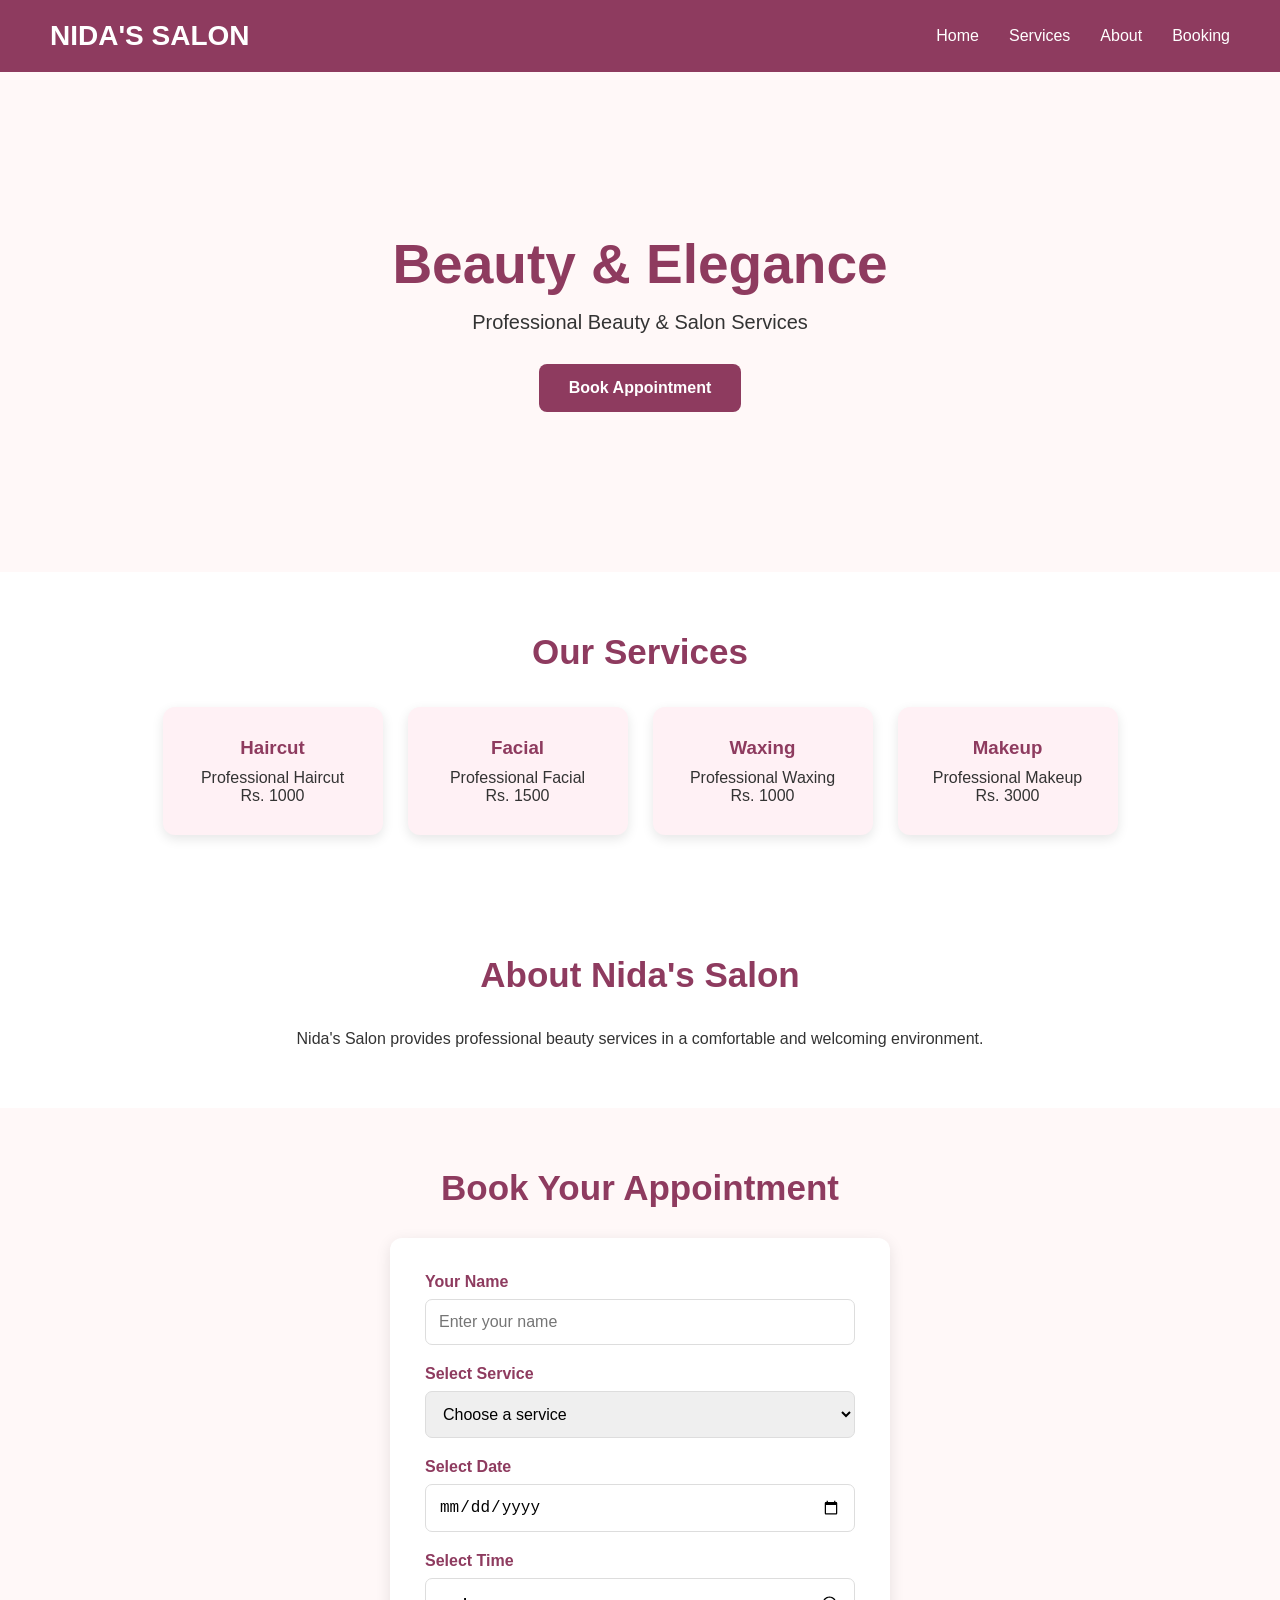
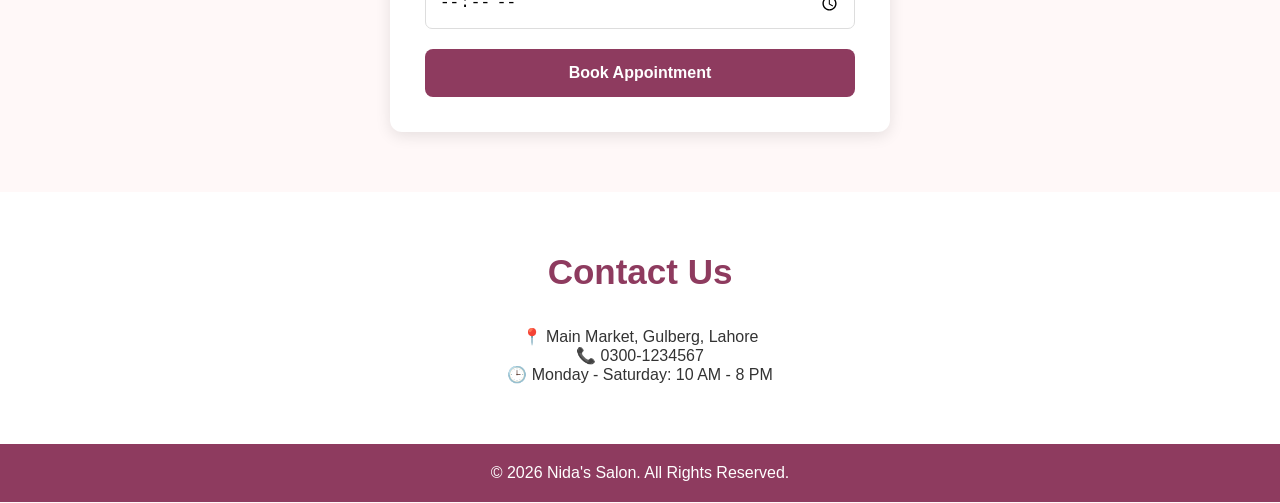
<file: index.html>
<!DOCTYPE html>
<html lang="en">

<head>
    <meta charset="UTF-8">
    <meta name="viewport" content="width=device-width, initial-scale=1.0">

    <title>Nida's Salon</title>

    <link rel="stylesheet" href="style.css">
</head>

<body>

    <!-- Navigation -->
    <nav>

        <div class="logo">
            NIDA'S SALON
        </div>

        <ul>
            <li><a href="#home">Home</a></li>
            <li><a href="#services">Services</a></li>
            <li><a href="#about">About</a></li>
            <li><a href="#booking">Booking</a></li>
        </ul>

    </nav>


    <!-- Home Section -->
    <section class="hero" id="home">

        <h1>Beauty & Elegance</h1>

        <p>
            Professional Beauty & Salon Services
        </p>

        <a href="#booking" class="btn">
            Book Appointment
        </a>

    </section>


    <!-- Services Section -->
    <section class="services" id="services">

        <h2>Our Services</h2>

        <div class="service-container">

            <div class="service-card">
                <h3>Haircut</h3>
                <p>Professional Haircut</p>
                <p>Rs. 1000</p>
            </div>


            <div class="service-card">
                <h3>Facial</h3>
                <p>Professional Facial</p>
                <p>Rs. 1500</p>
            </div>


            <div class="service-card">
                <h3>Waxing</h3>
                <p>Professional Waxing</p>
                <p>Rs. 1000</p>
            </div>


            <div class="service-card">
                <h3>Makeup</h3>
                <p>Professional Makeup</p>
                <p>Rs. 3000</p>
            </div>

        </div>

    </section>


    <!-- About Section -->
    <section class="services" id="about">

        <h2>About Nida's Salon</h2>

        <p>
            Nida's Salon provides professional beauty services
            in a comfortable and welcoming environment.
        </p>

    </section>


    <!-- Booking Section -->
    <section class="booking" id="booking">

        <h2>Book Your Appointment</h2>

        <form>

            <label for="name">
                Your Name
            </label>

            <input
                type="text"
                id="name"
                placeholder="Enter your name"
                required
            >


            <label for="service">
                Select Service
            </label>

            <select id="service" required>

                <option value="">
                    Choose a service
                </option>

                <option value="Haircut">
                    Haircut - Rs. 1000
                </option>

                <option value="Facial">
                    Facial - Rs. 1500
                </option>

                <option value="Waxing">
                    Waxing - Rs. 1000
                </option>

                <option value="Makeup">
                    Makeup - Rs. 3000
                </option>

            </select>


            <label for="date">
                Select Date
            </label>

            <input
                type="date"
                id="date"
                required
            >


            <label for="time">
                Select Time
            </label>

            <input
                type="time"
                id="time"
                required
            >


            <button
                type="submit"
                class="btn"
            >
                Book Appointment
            </button>

        </form>

    </section>


    <!-- Contact Section -->
    <section class="services" id="contact">

        <h2>Contact Us</h2>

        <p>📍 Main Market, Gulberg, Lahore</p>

        <p>📞 0300-1234567</p>

        <p>🕒 Monday - Saturday: 10 AM - 8 PM</p>

    </section>


    <!-- Footer -->
    <footer>

        <p>
            © 2026 Nida's Salon. All Rights Reserved.
        </p>

    </footer>


    <script src="script.js"></script>

</body>

</html>
</file>
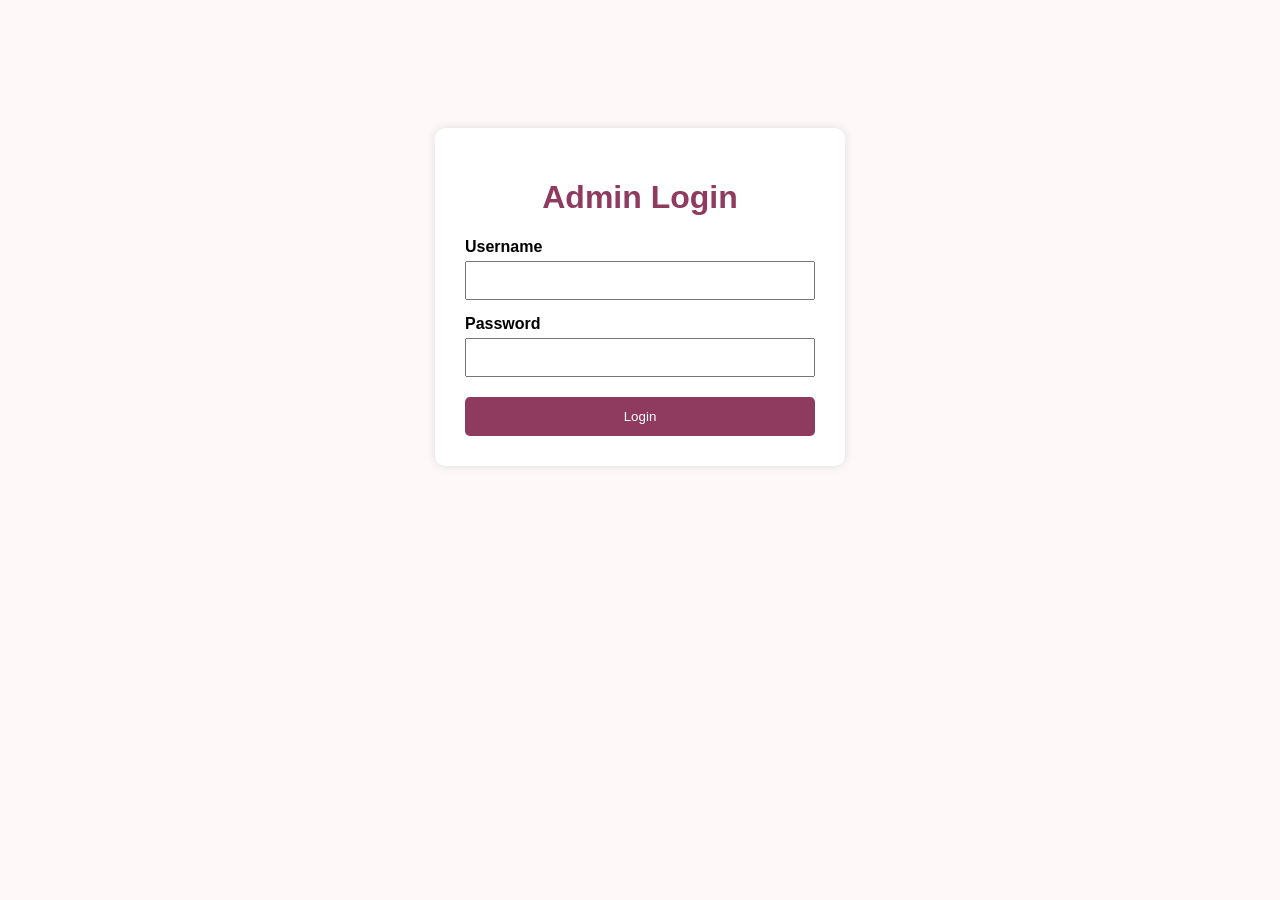
<file: templates/login.html>
<!DOCTYPE html>
<html lang="en">

<head>
    <meta charset="UTF-8">
    <meta name="viewport" content="width=device-width, initial-scale=1.0">

    <title>Admin Login - Nida's Salon</title>

    <style>
        body {
            font-family: Arial, sans-serif;
            background-color: #fff8f8;
            padding: 40px;
        }

        .login-box {
            width: 350px;
            max-width: 90%;
            margin: 80px auto;
            background-color: white;
            padding: 30px;
            border-radius: 10px;
            box-shadow: 0 0 10px #ddd;
        }

        h1 {
            text-align: center;
            color: #8e3b5f;
        }

        label {
            display: block;
            margin-top: 15px;
            font-weight: bold;
        }

        input {
            width: 100%;
            padding: 10px;
            margin-top: 5px;
            box-sizing: border-box;
        }

        button {
            width: 100%;
            margin-top: 20px;
            padding: 12px;
            background-color: #8e3b5f;
            color: white;
            border: none;
            border-radius: 5px;
            cursor: pointer;
        }
    </style>
</head>

<body>

    <div class="login-box">

        <h1>Admin Login</h1>

        <form method="POST">

            <label>Username</label>
            <input type="text" name="username" required>

            <label>Password</label>
            <input type="password" name="password" required>

            <button type="submit">Login</button>

        </form>

    </div>

</body>

</html>
</file>
<file: style.css>
* {
    margin: 0;
    padding: 0;
    box-sizing: border-box;
}

body {
    font-family: Arial, sans-serif;
    background-color: #fff8f8;
    color: #333;
}

/* Navigation */
nav {
    background-color: #8e3b5f;
    padding: 20px 50px;
    display: flex;
    justify-content: space-between;
    align-items: center;
}

.logo {
    color: white;
    font-size: 28px;
    font-weight: bold;
}

nav ul {
    list-style: none;
    display: flex;
    gap: 30px;
}

nav ul li a {
    color: white;
    text-decoration: none;
    font-size: 16px;
}

/* Hero Section */
.hero {
    min-height: 500px;
    display: flex;
    flex-direction: column;
    justify-content: center;
    align-items: center;
    text-align: center;
    padding: 40px 20px;
}

.hero h1 {
    font-size: 55px;
    color: #8e3b5f;
    margin-bottom: 15px;
}

.hero p {
    font-size: 20px;
    margin-bottom: 30px;
}

.btn {
    background-color: #8e3b5f;
    color: white;
    padding: 15px 30px;
    border-radius: 8px;
    text-decoration: none;
    font-weight: bold;
    display: inline-block;
}

/* Services */
.services {
    padding: 60px 40px;
    text-align: center;
    background-color: white;
}

.services h2 {
    color: #8e3b5f;
    font-size: 35px;
    margin-bottom: 35px;
}

.service-container {
    display: flex;
    justify-content: center;
    gap: 25px;
    flex-wrap: wrap;
}

.service-card {
    width: 220px;
    padding: 30px 20px;
    border-radius: 12px;
    background-color: #fff1f5;
    box-shadow: 0 4px 12px rgba(0, 0, 0, 0.1);
}

.service-card h3 {
    color: #8e3b5f;
    margin-bottom: 10px;
}

.service-card p {
    font-size: 16px;
}

/* Footer */
footer {
    background-color: #8e3b5f;
    color: white;
    text-align: center;
    padding: 20px;
}
style.css

* {
    ...
}

body {
    ...
}

.hero {
    ...
}

footer {
    ...
}


/* Mobile Responsive Design */

@media (max-width: 768px) {

    nav {
        ...
    }

    ...
}
/* Booking Section */

.booking {
    padding: 60px 20px;
    background-color: #fff8f8;
    text-align: center;
}

.booking h2 {
    color: #8e3b5f;
    font-size: 35px;
    margin-bottom: 30px;
}

.booking form {
    width: 100%;
    max-width: 500px;
    margin: auto;
    background-color: white;
    padding: 35px;
    border-radius: 12px;
    box-shadow: 0 4px 15px rgba(0, 0, 0, 0.1);
    text-align: left;
}

.booking label {
    display: block;
    margin-bottom: 8px;
    font-weight: bold;
    color: #8e3b5f;
}

.booking input,
.booking select {
    width: 100%;
    padding: 13px;
    margin-bottom: 20px;
    border: 1px solid #ddd;
    border-radius: 7px;
    font-size: 16px;
}

.booking input:focus,
.booking select:focus {
    outline: none;
    border-color: #8e3b5f;
}

.booking .btn {
    border: none;
    cursor: pointer;
    width: 100%;
    font-size: 16px;
}
</file>
